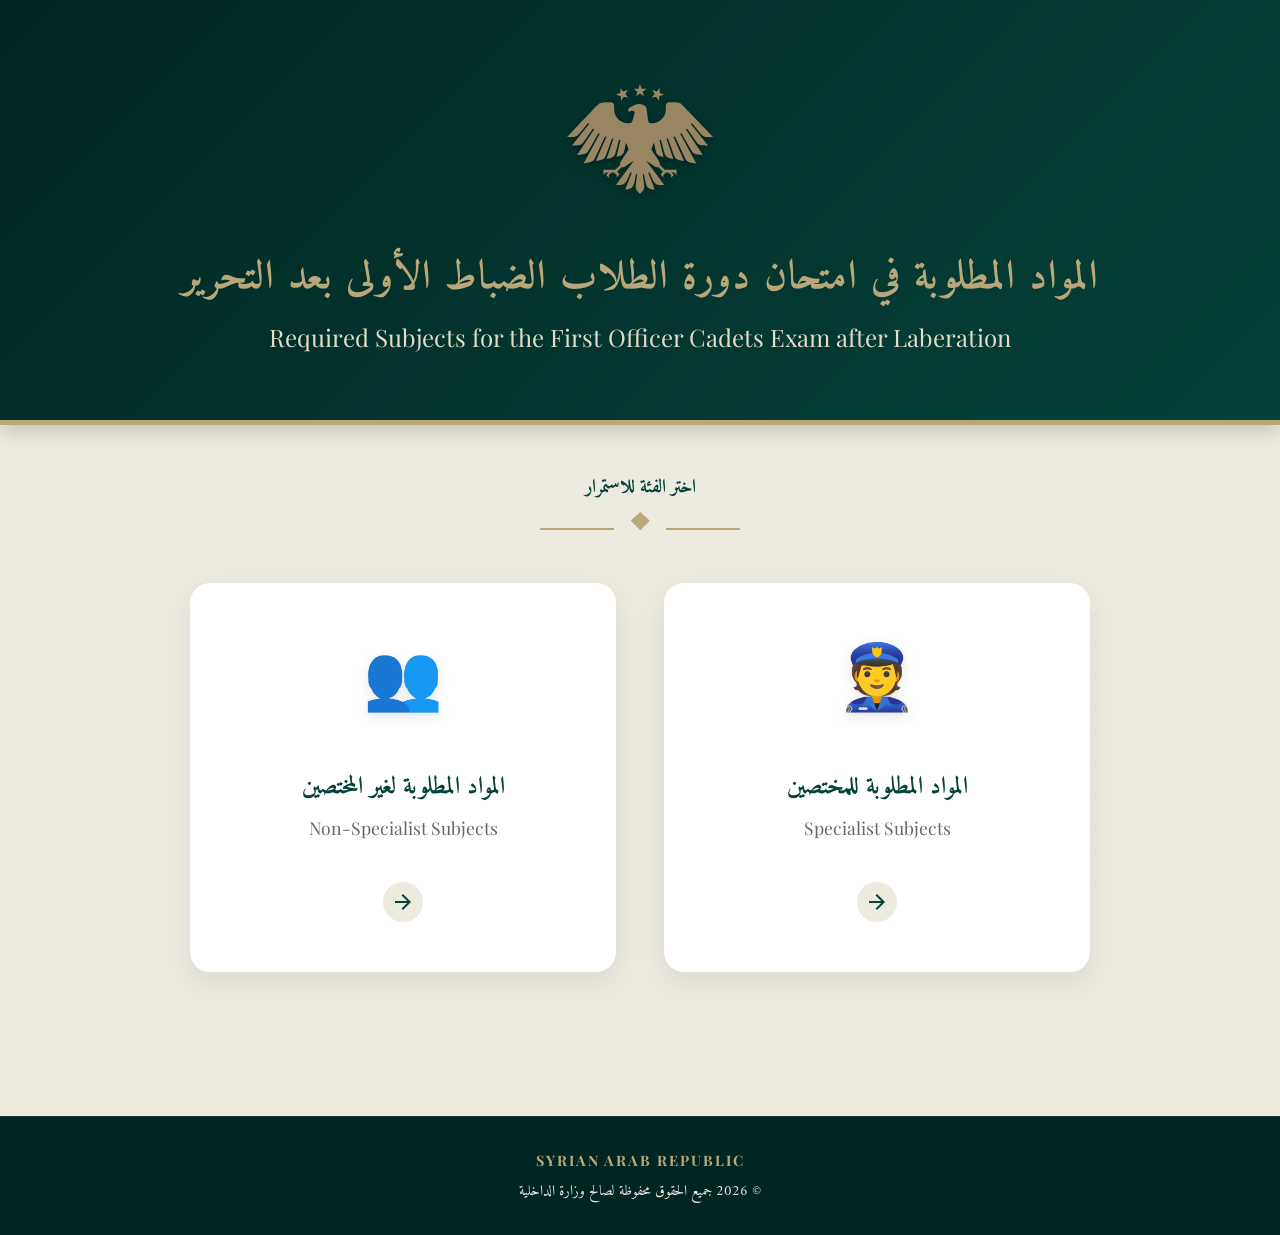
<file: exam_web_page/index.html>
<!DOCTYPE html>
<html lang="ar" dir="rtl">

<head>
    <meta charset="UTF-8">
    <meta name="viewport" content="width=device-width, initial-scale=1.0">
    <meta name="description"
        content="المواد المطلوبة في امتحان دورة الطلاب الضباط الأولى بعد التحرير - الصفحة الرئيسية">
    <title>المواد المطلوبة في الامتحان | Exam Subjects</title>

    <!-- Google Fonts -->
    <link rel="preconnect" href="https://fonts.googleapis.com">
    <link rel="preconnect" href="https://fonts.gstatic.com" crossorigin>
    <link
        href="https://fonts.googleapis.com/css2?family=Amiri:wght@400;700&family=Playfair+Display:wght@400;700&display=swap"
        rel="stylesheet">

    <!-- Styles -->
    <link rel="stylesheet" href="css/style.css">

    <!-- Favicon -->
    <link rel="icon" type="image/svg+xml" href="css/logo.ai.svg">
</head>

<body>
    <header>
        <div class="logo-container">
            <img src="css/logo.ai.svg" alt="شعار الجمهورية العربية السورية - Syrian Eagle">
        </div>
        <div class="header-content">
            <h1>المواد المطلوبة في امتحان دورة الطلاب الضباط الأولى بعد التحرير </h1>
            <h2>Required Subjects for the First Officer Cadets Exam after Laberation </h2>
        </div>
    </header>

    <main class="landing-main">
        <h3 class="section-title">اختر الفئة للاستمرار</h3>

        <div class="landing-grid">
            <!-- Choice 1: Specialist -->
            <a href="specialist.html" class="choice-card">
                <div class="choice-icon">👮</div>
                <div class="choice-title">
                    <span class="ar">المواد المطلوبة للمختصين</span>
                    <span class="en">Specialist Subjects</span>
                </div>
                <!-- <div class="choice-desc">كافة المواد القانونية والثقافية (5 مواد)</div> -->
                <div class="choice-arrow">
                    <svg viewBox="0 0 24 24">
                        <path d="M20 11H7.83l5.59-5.59L12 4l-8 8 8 8 1.41-1.41L7.83 13H20v-2z"
                            transform="scale(-1, 1) translate(-24, 0)" />
                    </svg>
                </div>
            </a>

            <!-- Choice 2: Non-Specialist -->
            <a href="non-specialist.html" class="choice-card">
                <div class="choice-icon">👥</div>
                <div class="choice-title">
                    <span class="ar">المواد المطلوبة لغير المختصين</span>
                    <span class="en">Non-Specialist Subjects</span>
                </div>
                <!-- <div class="choice-desc">المواد العامة فقط (3 مواد)</div> -->
                <div class="choice-arrow">
                    <svg viewBox="0 0 24 24">
                        <path d="M20 11H7.83l5.59-5.59L12 4l-8 8 8 8 1.41-1.41L7.83 13H20v-2z"
                            transform="scale(-1, 1) translate(-24, 0)" />
                    </svg>
                </div>
            </a>
        </div>
    </main>

    <footer>
        <span class="footer-logo">SYRIAN ARAB REPUBLIC</span>
        <p>&copy; 2026 جميع الحقوق محفوظة لصالح وزارة الداخلية</p>
    </footer>
</body>

</html>
</file>
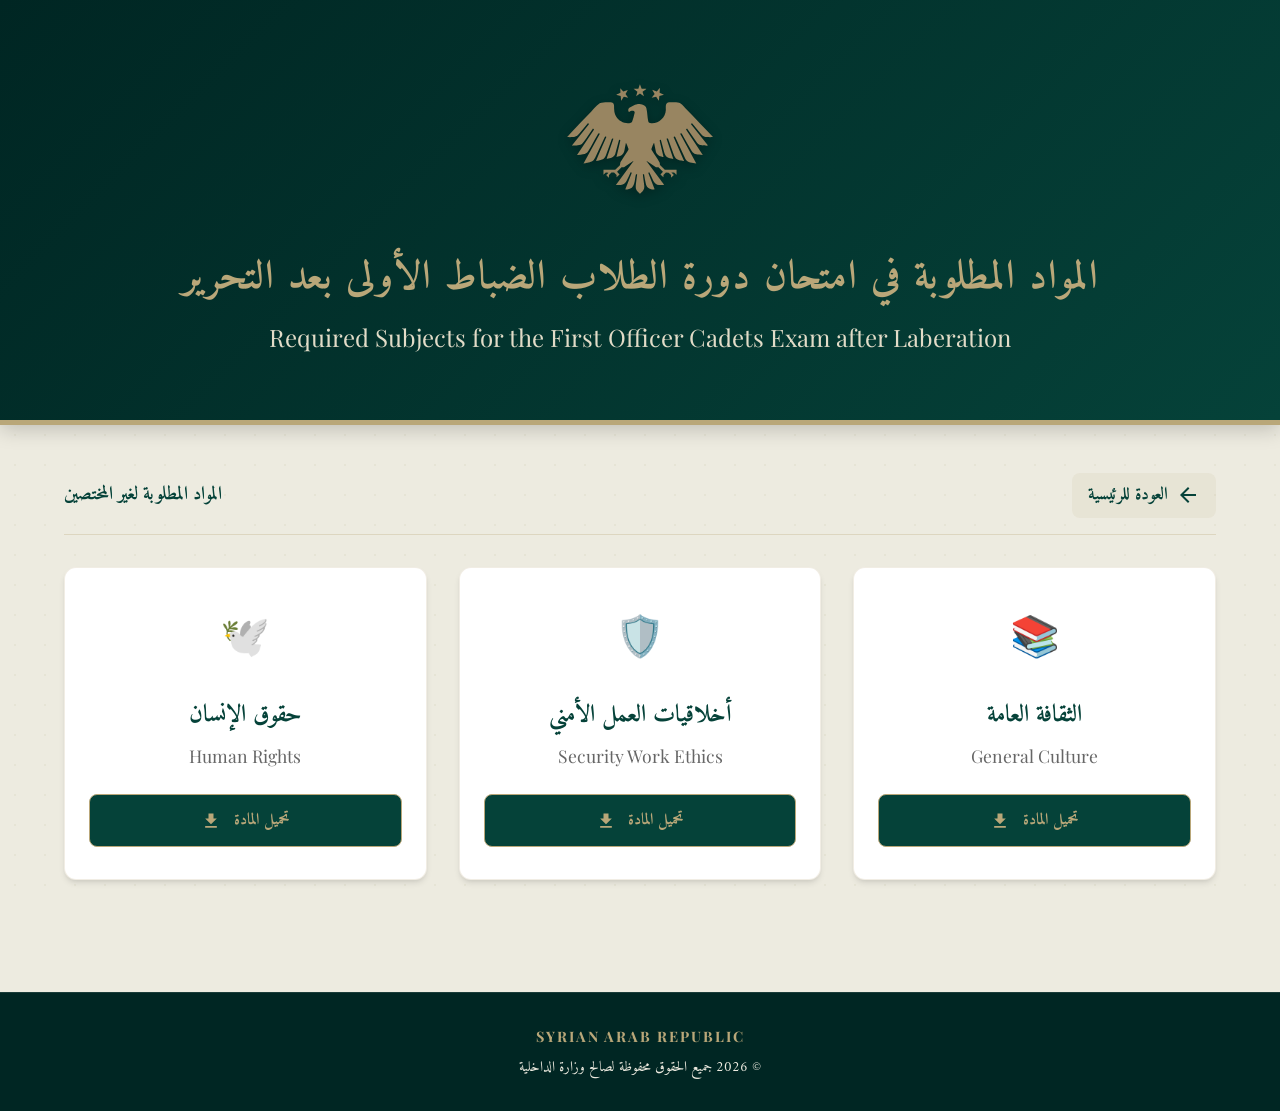
<file: exam_web_page/non-specialist.html>
<!DOCTYPE html>
<html lang="ar" dir="rtl">

<head>
    <meta charset="UTF-8">
    <meta name="viewport" content="width=device-width, initial-scale=1.0">
    <meta name="description" content="المواد المطلوبة في امتحان دورة الطلاب الضباط الأولى بعد التحرير - لغير المختصين">
    <title>المواد المطلوبة لغير المختصين | Non-Specialist Subjects</title>

    <!-- Google Fonts -->
    <link rel="preconnect" href="https://fonts.googleapis.com">
    <link rel="preconnect" href="https://fonts.gstatic.com" crossorigin>
    <link
        href="https://fonts.googleapis.com/css2?family=Amiri:wght@400;700&family=Playfair+Display:wght@400;700&display=swap"
        rel="stylesheet">

    <!-- Styles -->
    <link rel="stylesheet" href="css/style.css">

    <!-- Favicon -->
    <link rel="icon" type="image/svg+xml" href="css/logo.ai.svg">
</head>

<body>
    <header>
        <div class="logo-container">
            <img src="css/logo.ai.svg" alt="شعار الجمهورية العربية السورية - Syrian Eagle">
        </div>
        <div class="header-content">
            <h1>المواد المطلوبة في امتحان دورة الطلاب الضباط الأولى بعد التحرير </h1>
            <h2>Required Subjects for the First Officer Cadets Exam after Laberation </h2>
        </div>
    </header>

    <main>
        <div class="nav-header">
            <a href="index.html" class="back-btn">
                <svg viewBox="0 0 24 24">
                    <path d="M20 11H7.83l5.59-5.59L12 4l-8 8 8 8 1.41-1.41L7.83 13H20v-2z" />
                </svg>
                العودة للرئيسية
            </a>
            <h3 class="section-title">المواد المطلوبة لغير المختصين</h3>
        </div>

        <div class="subjects-grid">
            <!-- Subject 1 (Was 2) -->
            <article class="subject-card">
                <span class="card-number"></span>
                <div class="card-content">
                    <div class="card-icon">📚</div>
                    <span class="subject-ar">الثقافة العامة</span>
                    <span class="subject-en">General Culture</span>
                    <a href="files/الثقافة العامة.pdf" class="download-btn" download>
                        <span>تحميل المادة</span>
                        <svg viewBox="0 0 24 24">
                            <path d="M19 9h-4V3H9v6H5l7 7 7-7zM5 18v2h14v-2H5z" />
                        </svg>
                    </a>
                </div>
            </article>

            <!-- Subject 2 (Was 3) -->
            <article class="subject-card">
                <span class="card-number"></span>
                <div class="card-content">
                    <div class="card-icon">🛡️</div>
                    <span class="subject-ar">أخلاقيات العمل الأمني</span>
                    <span class="subject-en">Security Work Ethics</span>
                    <a href="files/اخلاقيات العمل الامني.pdf" class="download-btn" download>
                        <span>تحميل المادة</span>
                        <svg viewBox="0 0 24 24">
                            <path d="M19 9h-4V3H9v6H5l7 7 7-7zM5 18v2h14v-2H5z" />
                        </svg>
                    </a>
                </div>
            </article>

            <!-- Subject 3 (Was 4) -->
            <article class="subject-card">
                <span class="card-number"></span>
                <div class="card-content">
                    <div class="card-icon">🕊️</div>
                    <span class="subject-ar">حقوق الإنسان</span>
                    <span class="subject-en">Human Rights</span>
                    <a href="files/حقوق الانسان.pdf" class="download-btn" download>
                        <span>تحميل المادة</span>
                        <svg viewBox="0 0 24 24">
                            <path d="M19 9h-4V3H9v6H5l7 7 7-7zM5 18v2h14v-2H5z" />
                        </svg>
                    </a>
                </div>
            </article>
        </div>
    </main>

    <footer>
        <span class="footer-logo">SYRIAN ARAB REPUBLIC</span>
        <p>&copy; 2026 جميع الحقوق محفوظة لصالح وزارة الداخلية</p>
    </footer>
</body>

</html>
</file>
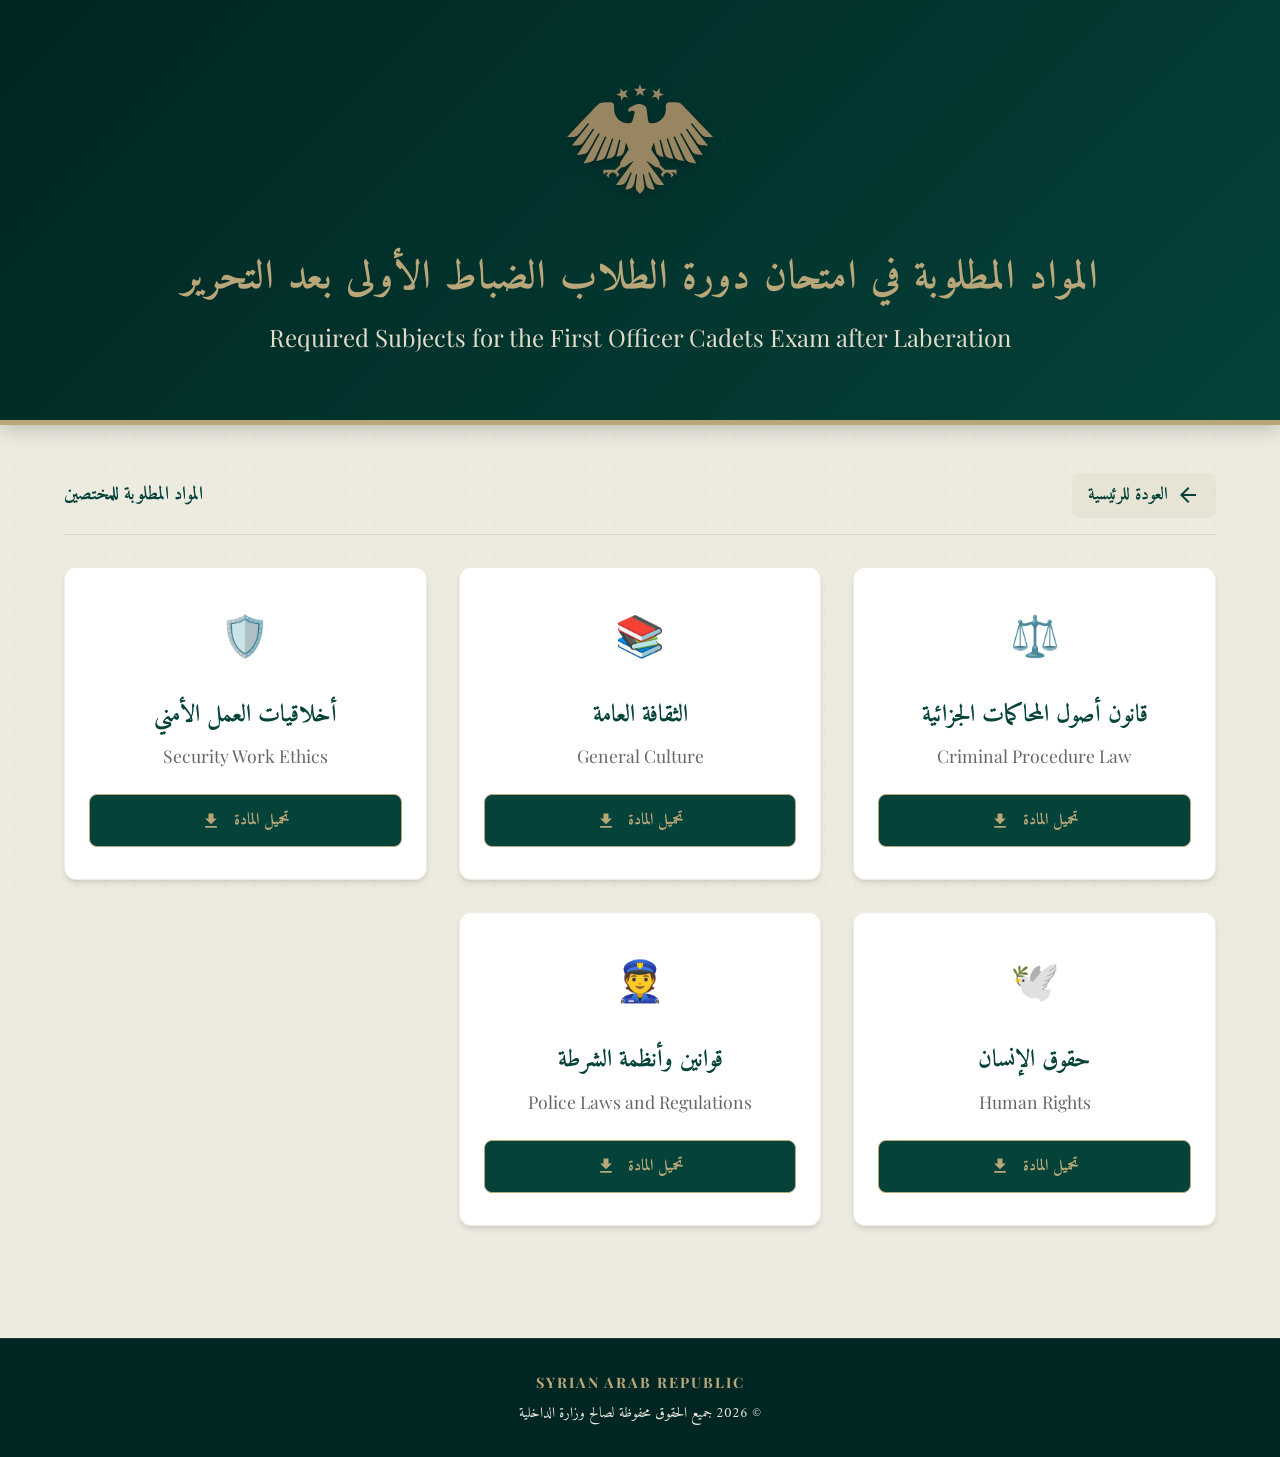
<file: exam_web_page/specialist.html>
<!DOCTYPE html>
<html lang="ar" dir="rtl">

<head>
    <meta charset="UTF-8">
    <meta name="viewport" content="width=device-width, initial-scale=1.0">
    <meta name="description" content="المواد المطلوبة في امتحان دورة الطلاب الضباط الأولى بعد التحرير - للمختصين">
    <title>المواد المطلوبة للمختصين | Specialist Subjects</title>

    <!-- Google Fonts -->
    <link rel="preconnect" href="https://fonts.googleapis.com">
    <link rel="preconnect" href="https://fonts.gstatic.com" crossorigin>
    <link
        href="https://fonts.googleapis.com/css2?family=Amiri:wght@400;700&family=Playfair+Display:wght@400;700&display=swap"
        rel="stylesheet">

    <!-- Styles -->
    <link rel="stylesheet" href="css/style.css">

    <!-- Favicon -->
    <link rel="icon" type="image/svg+xml" href="css/logo.ai.svg">
</head>

<body>
    <header>
        <div class="logo-container">
            <img src="css/logo.ai.svg" alt="شعار الجمهورية العربية السورية - Syrian Eagle">
        </div>
        <div class="header-content">
            <h1>المواد المطلوبة في امتحان دورة الطلاب الضباط الأولى بعد التحرير </h1>
            <h2>Required Subjects for the First Officer Cadets Exam after Laberation </h2>
        </div>
    </header>

    <main>
        <div class="nav-header">
            <a href="index.html" class="back-btn">
                <svg viewBox="0 0 24 24">
                    <path d="M20 11H7.83l5.59-5.59L12 4l-8 8 8 8 1.41-1.41L7.83 13H20v-2z" />
                </svg>
                العودة للرئيسية
            </a>
            <h3 class="section-title">المواد المطلوبة للمختصين</h3>
        </div>

        <div class="subjects-grid">
            <!-- Subject 1 -->
            <article class="subject-card">
                <span class="card-number"></span>
                <div class="card-content">
                    <div class="card-icon">⚖️</div>
                    <span class="subject-ar">قانون أصول المحاكمات الجزائية</span>
                    <span class="subject-en">Criminal Procedure Law</span>
                    <a href="files/قانون-أصول-المحاكمات-الجزائية.pdf" class="download-btn" download>
                        <span>تحميل المادة</span>
                        <svg viewBox="0 0 24 24">
                            <path d="M19 9h-4V3H9v6H5l7 7 7-7zM5 18v2h14v-2H5z" />
                        </svg>
                    </a>
                </div>
            </article>

            <!-- Subject 2 -->
            <article class="subject-card">
                <span class="card-number"></span>
                <div class="card-content">
                    <div class="card-icon">📚</div>
                    <span class="subject-ar">الثقافة العامة</span>
                    <span class="subject-en">General Culture</span>
                    <a href="files/الثقافة العامة.pdf" class="download-btn" download>
                        <span>تحميل المادة</span>
                        <svg viewBox="0 0 24 24">
                            <path d="M19 9h-4V3H9v6H5l7 7 7-7zM5 18v2h14v-2H5z" />
                        </svg>
                    </a>
                </div>
            </article>

            <!-- Subject 3 -->
            <article class="subject-card">
                <span class="card-number"></span>
                <div class="card-content">
                    <div class="card-icon">🛡️</div>
                    <span class="subject-ar">أخلاقيات العمل الأمني</span>
                    <span class="subject-en">Security Work Ethics</span>
                    <a href="files/اخلاقيات العمل الامني.pdf" class="download-btn" download>
                        <span>تحميل المادة</span>
                        <svg viewBox="0 0 24 24">
                            <path d="M19 9h-4V3H9v6H5l7 7 7-7zM5 18v2h14v-2H5z" />
                        </svg>
                    </a>
                </div>
            </article>

            <!-- Subject 4 -->
            <article class="subject-card">
                <span class="card-number"></span>
                <div class="card-content">
                    <div class="card-icon">🕊️</div>
                    <span class="subject-ar">حقوق الإنسان</span>
                    <span class="subject-en">Human Rights</span>
                    <a href="files/حقوق الانسان.pdf" class="download-btn" download>
                        <span>تحميل المادة</span>
                        <svg viewBox="0 0 24 24">
                            <path d="M19 9h-4V3H9v6H5l7 7 7-7zM5 18v2h14v-2H5z" />
                        </svg>
                    </a>
                </div>
            </article>

            <!-- Subject 5 -->
            <article class="subject-card">
                <span class="card-number"></span>
                <div class="card-content">
                    <div class="card-icon">👮</div>
                    <span class="subject-ar">قوانين وأنظمة الشرطة</span>
                    <span class="subject-en">Police Laws and Regulations</span>
                    <a href="files/قوانين وأنظمة الشرطة.pdf" class="download-btn" download>
                        <span>تحميل المادة</span>
                        <svg viewBox="0 0 24 24">
                            <path d="M19 9h-4V3H9v6H5l7 7 7-7zM5 18v2h14v-2H5z" />
                        </svg>
                    </a>
                </div>
            </article>
        </div>
    </main>

    <footer>
        <span class="footer-logo">SYRIAN ARAB REPUBLIC</span>
        <p>&copy; 2026 جميع الحقوق محفوظة لصالح وزارة الداخلية</p>
    </footer>
</body>

</html>
</file>
<file: exam_web_page/css/style.css>
:root {
    /* Brand Colors */
    --primary-green: #054239;
    --dark-green: #002623;
    --medium-green: #428177;
    --gold: #b9a779;
    --light-wheat: #edebe0;
    --accent-gold: #D4AF37;

    /* Spacing */
    --container-width: 1200px;
    --padding-mobile: 1.5rem;
    --padding-desktop: 3rem;

    /* Shadows */
    --card-shadow: 0 4px 6px -1px rgba(0, 0, 0, 0.1), 0 2px 4px -1px rgba(0, 0, 0, 0.06);
    --hover-shadow: 0 10px 15px -3px rgba(0, 0, 0, 0.1), 0 4px 6px -2px rgba(0, 0, 0, 0.05);
}

* {
    margin: 0;
    padding: 0;
    box-sizing: border-box;
}

body {
    font-family: 'Amiri', 'Times New Roman', serif;
    background-color: var(--light-wheat);
    color: var(--dark-green);
    line-height: 1.6;
    min-height: 100vh;
    display: flex;
    flex-direction: column;
}

/* Typography Overrides for English */
[lang="en"] {
    font-family: 'Playfair Display', serif;
}

/* Background Pattern */
body::before {
    content: "";
    position: fixed;
    top: 0;
    left: 0;
    width: 100%;
    height: 100%;
    background-image:
        radial-gradient(var(--gold) 1px, transparent 1px);
    background-size: 30px 30px;
    opacity: 0.1;
    z-index: -1;
    pointer-events: none;
}

/* Header Section */
header {
    background: linear-gradient(135deg, var(--dark-green) 0%, var(--primary-green) 100%);
    color: var(--gold);
    padding: 4rem 1rem;
    text-align: center;
    position: relative;
    box-shadow: 0 4px 20px rgba(0, 0, 0, 0.2);
    border-bottom: 5px solid var(--gold);
}

.logo-container {
    max-width: 150px;
    margin: 0 auto 2rem;
    filter: drop-shadow(0 4px 6px rgba(0, 0, 0, 0.3));
}

.logo-container img {
    width: 100%;
    height: auto;
    display: block;
}

.header-content h1 {
    font-size: 2.5rem;
    margin-bottom: 0.5rem;
    font-weight: 700;
    letter-spacing: 1px;
}

.header-content h2 {
    font-size: 1.5rem;
    font-weight: 400;
    color: #e2dcc8;
    font-family: 'Playfair Display', serif;
    direction: ltr;
    /* English text LTR */
}

/* Main Content */
main {
    flex: 1;
    width: 100%;
    max-width: var(--container-width);
    margin: 0 auto;
    padding: 3rem var(--padding-mobile);
}

.section-title {
    text-align: center;
    margin-bottom: 3rem;
    color: var(--primary-green);
    position: relative;
    padding-bottom: 2rem;
    /* Increased padding */
}

.section-title::after {
    content: "❖";
    position: absolute;
    bottom: -0.5rem;
    /* Adjusted position */
    left: 50%;
    transform: translateX(-50%);
    color: var(--gold);
    font-size: 1.5rem;
    background-color: var(--light-wheat);
    padding: 0 15px;
    /* More breathing room */
}

.section-title::before {
    content: "";
    position: absolute;
    bottom: 5px;
    left: 50%;
    transform: translateX(-50%);
    width: 200px;
    height: 2px;
    background: var(--gold);
}

/* Subjects Grid */
.subjects-grid {
    display: grid;
    grid-template-columns: repeat(auto-fit, minmax(300px, 1fr));
    gap: 2rem;
}

/* Subject Card */
.subject-card {
    background: white;
    border-radius: 12px;
    overflow: hidden;
    position: relative;
    box-shadow: var(--card-shadow);
    transition: all 0.3s cubic-bezier(0.4, 0, 0.2, 1);
    border: 1px solid rgba(185, 167, 121, 0.2);
    display: flex;
    flex-direction: column;
}

.subject-card::top {
    content: "";
    position: absolute;
    top: 0;
    left: 0;
    width: 100%;
    height: 4px;
    background: var(--gold);
    transform: scaleX(0);
    transition: transform 0.3s ease;
    transform-origin: center;
}

.subject-card:hover {
    transform: translateY(-5px);
    box-shadow: var(--hover-shadow);
    border-color: var(--gold);
}

.subject-card:hover::top,
.subject-card:hover::before {
    /* Fallback for older browsers if needed, but using pseudo-element for top border effect */
    transform: scaleX(1);
}

/* Card Header (Number) */
.card-number {
    position: absolute;
    top: 1rem;
    left: 1rem;
    font-family: 'Playfair Display', serif;
    font-size: 3rem;
    font-weight: 700;
    color: rgba(185, 167, 121, 0.15);
    line-height: 1;
    user-select: none;
}

.card-content {
    padding: 2.5rem 1.5rem 2rem;
    text-align: center;
    direction: rtl;
    /* Build internal content RTL by default */
}

/* Book Icon */
.card-icon {
    font-size: 2.5rem;
    color: var(--primary-green);
    margin-bottom: 1.5rem;
}

/* Subject Titles */
.subject-ar {
    font-size: 1.5rem;
    font-weight: 700;
    color: var(--primary-green);
    margin-bottom: 0.5rem;
    display: block;
}

.subject-en {
    font-size: 1.1rem;
    color: #666;
    font-family: 'Playfair Display', serif;
    display: block;
    direction: ltr;
}

/* Footer */
footer {
    background-color: var(--dark-green);
    color: var(--light-wheat);
    text-align: center;
    padding: 2rem;
    margin-top: 4rem;
    font-size: 0.9rem;
    border-top: 1px solid rgba(255, 255, 255, 0.1);
}

.footer-logo {
    font-family: 'Playfair Display', serif;
    letter-spacing: 2px;
    color: var(--gold);
    margin-bottom: 0.5rem;
    display: block;
    font-weight: bold;
}

/* Responsive Adjustments */
@media (max-width: 768px) {
    .header-content h1 {
        font-size: 1.8rem;
    }

    .header-content h2 {
        font-size: 1.1rem;
    }

    .subjects-grid {
        grid-template-columns: 1fr;
    }

    main {
        padding: 2rem 1rem;
    }
}

/* Download Button Styles */
.download-btn {
    display: inline-flex;
    align-items: center;
    justify-content: center;
    gap: 0.8rem;
    margin-top: 1.5rem;
    padding: 0.8rem 1.5rem;
    background-color: var(--primary-green);
    color: var(--gold);
    text-decoration: none;
    border-radius: 8px;
    font-size: 1rem;
    font-weight: 700;
    transition: all 0.3s ease;
    border: 1px solid var(--gold);
    width: 100%;
}

.download-btn:hover {
    background-color: var(--dark-green);
    transform: translateY(-2px);
    box-shadow: 0 5px 15px rgba(5, 66, 57, 0.2);
    color: #fff;
    border-color: var(--accent-gold);
}

.download-btn svg {
    width: 20px;
    height: 20px;
    fill: currentColor;
    transition: transform 0.3s ease;
}

.download-btn:hover svg {
    transform: translateY(3px);
}

/* Navigation Styles */
.nav-header {
    display: flex;
    justify-content: space-between;
    align-items: center;
    margin-bottom: 2rem;
    position: relative;
    padding-bottom: 1rem;
    border-bottom: 1px solid rgba(185, 167, 121, 0.3);
}

.nav-header .section-title {
    margin-bottom: 0;
    padding-bottom: 0;
}

.nav-header .section-title::after {
    display: none;
}

.nav-header .section-title::before {
    display: none;
}

.back-btn {
    display: inline-flex;
    align-items: center;
    gap: 0.5rem;
    color: var(--primary-green);
    text-decoration: none;
    font-weight: 700;
    font-size: 1.1rem;
    transition: all 0.3s ease;
    padding: 0.5rem 1rem;
    border-radius: 8px;
    background: rgba(185, 167, 121, 0.1);
}

.back-btn:hover {
    background: var(--primary-green);
    color: var(--gold);
}

.back-btn svg {
    width: 24px;
    height: 24px;
    fill: currentColor;
}

/* Landing Page Styles */
.landing-grid {
    display: grid;
    grid-template-columns: repeat(auto-fit, minmax(300px, 1fr));
    gap: 3rem;
    max-width: 900px;
    margin: 2rem auto;
}

.choice-card {
    background: white;
    border-radius: 20px;
    padding: 3rem 2rem;
    text-align: center;
    text-decoration: none;
    color: var(--dark-green);
    border: 2px solid transparent;
    /* var(--gold); */
    box-shadow: 0 10px 30px rgba(0, 0, 0, 0.08);
    /* var(--card-shadow); */
    transition: all 0.4s cubic-bezier(0.175, 0.885, 0.32, 1.275);
    display: flex;
    flex-direction: column;
    align-items: center;
    gap: 1.5rem;
    position: relative;
    overflow: hidden;
}

.choice-card::before {
    content: "";
    position: absolute;
    top: 0;
    left: 0;
    width: 100%;
    height: 100%;
    background: linear-gradient(135deg, rgba(185, 167, 121, 0.1) 0%, transparent 100%);
    opacity: 0;
    transition: opacity 0.3s ease;
}

.choice-card:hover {
    transform: translateY(-10px) scale(1.02);
    box-shadow: 0 20px 40px rgba(5, 66, 57, 0.15);
    border-color: var(--gold);
}

.choice-card:hover::before {
    opacity: 1;
}

.choice-icon {
    font-size: 4rem;
    margin-bottom: 0.5rem;
    filter: drop-shadow(0 4px 6px rgba(0, 0, 0, 0.1));
}

.choice-title {
    display: flex;
    flex-direction: column;
    gap: 0.5rem;
}

.choice-title .ar {
    font-size: 1.5rem;
    font-weight: 700;
    color: var(--primary-green);
}

.choice-title .en {
    font-family: 'Playfair Display', serif;
    font-size: 1.1rem;
    color: #666;
}

.choice-arrow {
    margin-top: 1rem;
    width: 40px;
    height: 40px;
    border-radius: 50%;
    background: var(--light-wheat);
    display: flex;
    align-items: center;
    justify-content: center;
    color: var(--primary-green);
    transition: all 0.3s ease;
}

.choice-card:hover .choice-arrow {
    background: var(--primary-green);
    color: var(--gold);
    transform: translateX(-5px);
    /* RTL arrow logic */
}

.choice-arrow svg {
    width: 24px;
    height: 24px;
    fill: currentColor;
}

/* Clean up Tabs (Optional removal if no longer used) */
.tabs-container {
    display: none;
}
</file>
